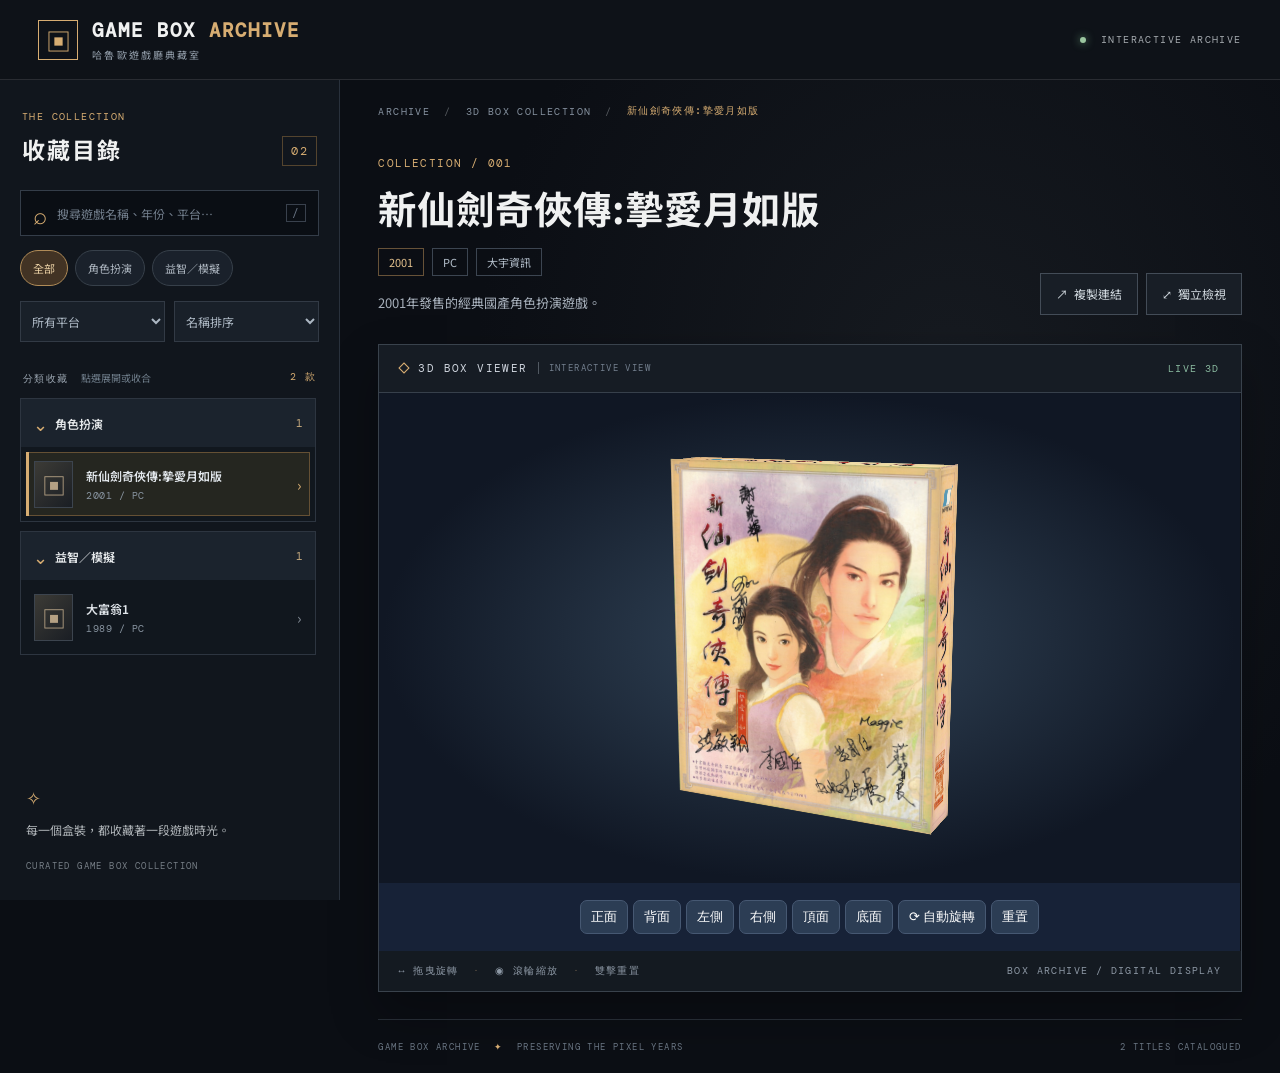
<file: index.html>
<!doctype html>
<html lang="zh-Hant">
<head>
<meta charset="utf-8"><meta name="viewport" content="width=device-width, initial-scale=1"><meta name="theme-color" content="#0a0d12">
<meta name="description" content="老遊戲實體收藏與可互動的 3D 遊戲盒展示。">
<title>哈魯歐遊戲廳典藏室</title>
<link rel="stylesheet" href="style.css">
</head>
<body>
<div class="site-shell">
  <header class="topbar">
    <a class="brand" href="./" aria-label="遊戲盒典藏室首頁"><span class="brand-mark" aria-hidden="true">▣</span><span><strong>GAME BOX <em>ARCHIVE</em></strong><small>哈魯歐遊戲廳典藏室</small></span></a>
    <div class="top-actions"><span class="top-status"><span class="status-light"></span> INTERACTIVE ARCHIVE</span></div>
  </header>
  <div class="workarea">
    <aside class="sidebar" aria-label="遊戲收藏清單">
      <div class="side-heading"><div><div class="eyebrow">THE COLLECTION</div><h1>收藏目錄</h1></div><span id="totalBadge" class="total-badge">00</span></div>
      <label class="search-box"><span aria-hidden="true">⌕</span><input id="search" type="search" placeholder="搜尋遊戲名稱、年份、平台…" autocomplete="off" aria-label="搜尋遊戲收藏"><span class="search-key">/</span></label>
      <div class="category-pills" id="categoryPills" aria-label="遊戲類型篩選"></div>
      <div class="filter-row"><label class="sr-only" for="platform">平台分類</label><select id="platform"><option value="all">所有平台</option></select><label class="sr-only" for="sort">排序</label><select id="sort"><option value="title">名稱排序</option><option value="year">年份排序</option><option value="new">最新加入</option></select></div>
      <div class="list-heading"><span>分類收藏 <small>點選展開或收合</small></span><span id="resultCount">0 款</span></div>
      <div id="list" class="game-list" aria-label="可選擇的分類遊戲盒"></div>
      <div class="sidebar-foot"><div class="small-emblem">✧</div><p>每一個盒裝，都收藏著一段遊戲時光。</p><span>CURATED GAME BOX COLLECTION</span></div>
    </aside>
    <main class="main-panel" id="main">
      <div class="breadcrumb"><span>ARCHIVE</span><span class="slash">/</span><span>3D BOX COLLECTION</span><span class="slash">/</span><strong id="crumb">SELECT A GAME</strong></div>
      <section class="overview" aria-labelledby="gameTitle">
        <div class="overview-text"><div class="item-number" id="itemNumber">COLLECTION / —</div><h2 id="gameTitle">請從左側選擇遊戲盒</h2><div class="tags" id="tags"></div><p class="game-description" id="description">點選收藏清單中的遊戲，即可在下方自由旋轉欣賞盒裝的每個細節。</p></div>
        <div class="overview-actions"><button id="copyLink" type="button" class="outline-btn" disabled title="複製此款遊戲的分享連結">↗ <span>複製連結</span></button><a id="open" class="outline-btn" href="#" target="_blank" rel="noopener" aria-disabled="true">⤢ <span>獨立檢視</span></a></div>
      </section>
      <section class="viewer-section" aria-label="3D 遊戲盒展示區">
        <div class="viewer-head"><div class="viewer-head-title"><span class="viewer-dot"></span> 3D BOX VIEWER <span class="viewer-label">INTERACTIVE VIEW</span></div><span class="viewer-indicator" id="viewerIndicator">READY</span></div>
        <div id="stage" class="stage"><div class="stage-placeholder"><div class="cube-graphic" aria-hidden="true">▧</div><strong>YOUR COLLECTION, IN 3D.</strong><p>從左側清單挑選一款遊戲</p></div></div>
        <div class="viewer-foot"><span>↔ 拖曳旋轉 <i>·</i> ◉ 滾輪縮放 <i>·</i> 雙擊重置</span><span>BOX ARCHIVE / DIGITAL DISPLAY</span></div>
      </section>
      <footer class="bottom-footer"><span>GAME BOX ARCHIVE <span class="footer-dot">✦</span> PRESERVING THE PIXEL YEARS</span><span id="footerCount">0 TITLES CATALOGUED</span></footer>
    </main>
  </div>
</div>
<div id="toast" class="toast" role="status" aria-live="polite"></div>
<script src="catalog.js"></script><script src="site.js"></script>
</body></html>
</file>
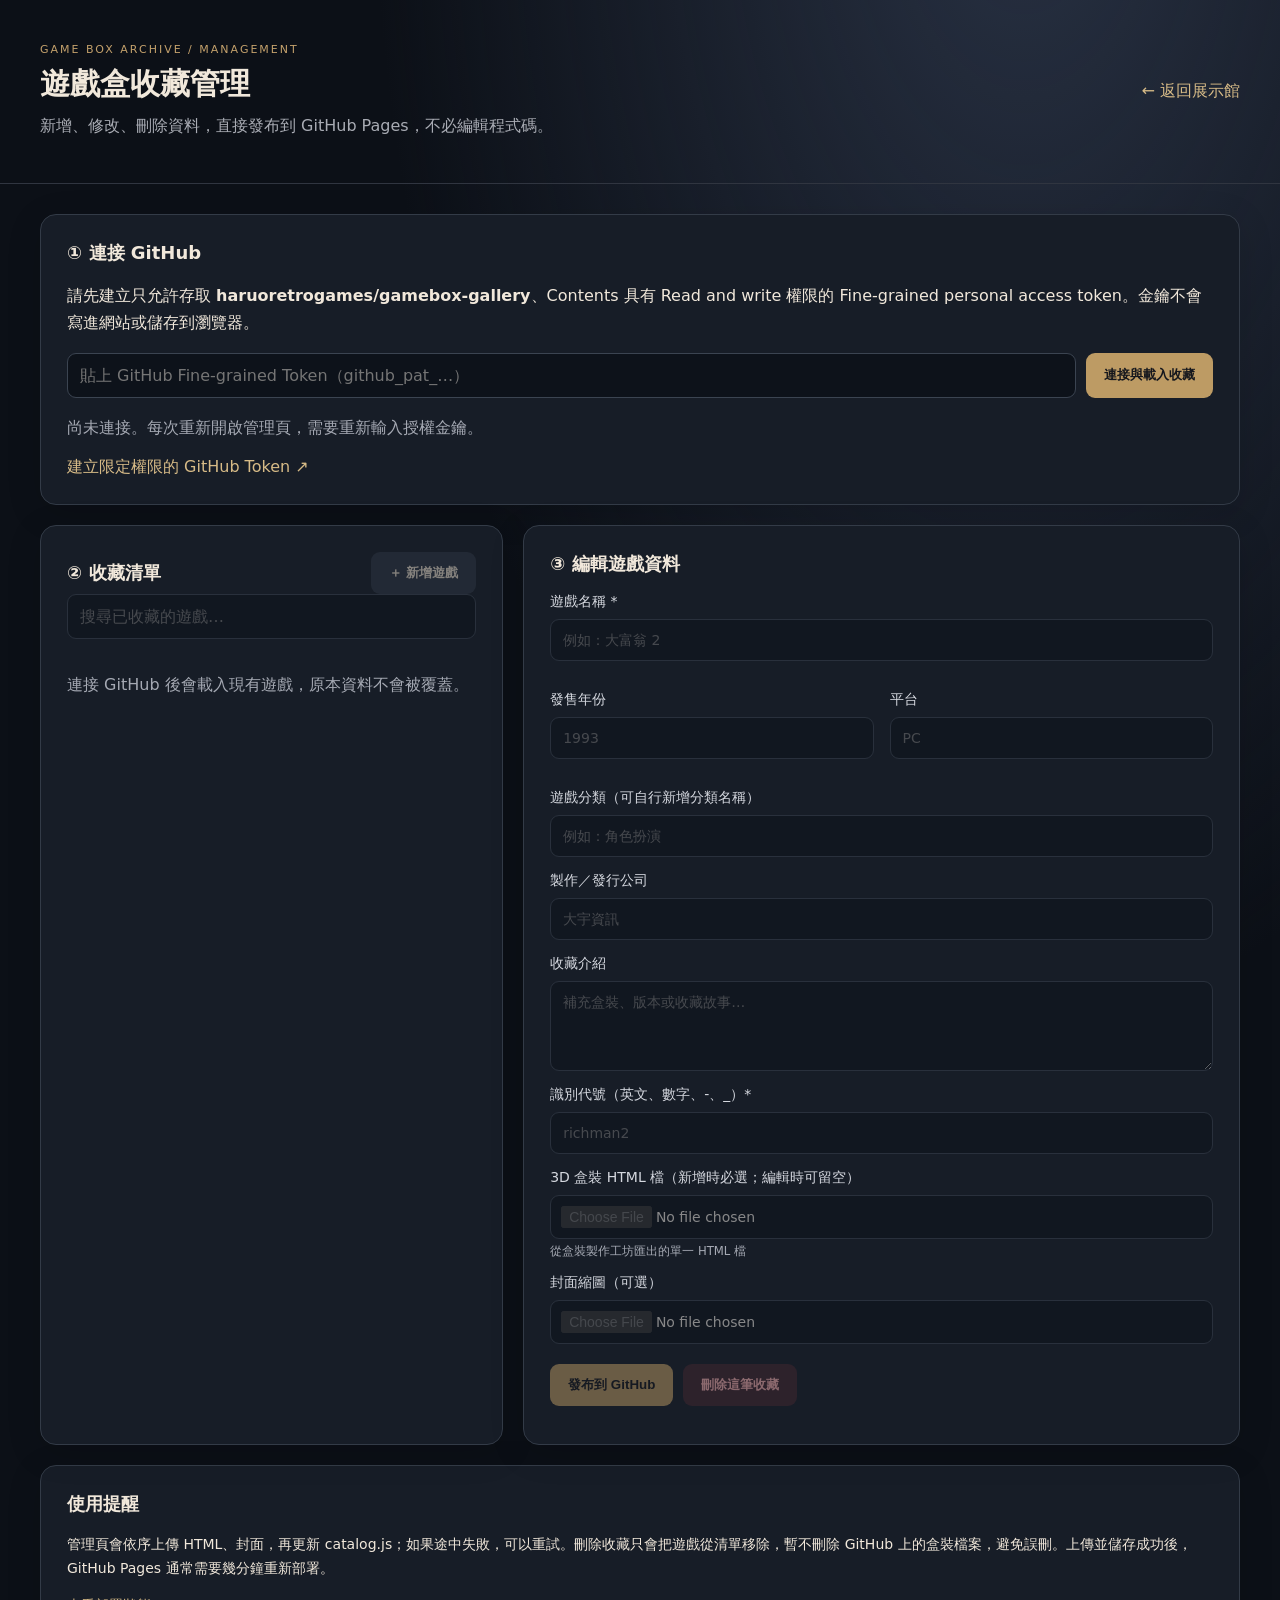
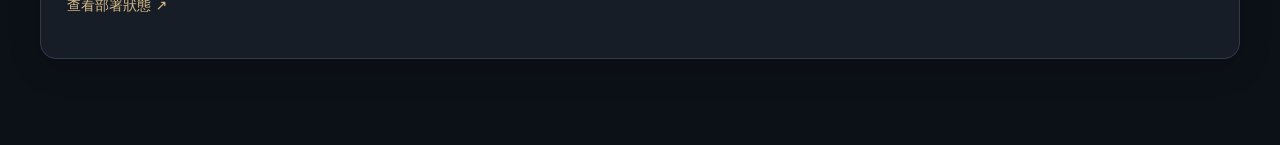
<file: admin.html>
<!doctype html><html lang="zh-Hant"><head><meta charset="utf-8"><meta name="viewport" content="width=device-width, initial-scale=1"><title>收藏管理後台 | 遊戲盒典藏室</title><link rel="stylesheet" href="admin.css"></head><body>
<header><div><small>GAME BOX ARCHIVE / MANAGEMENT</small><h1>遊戲盒收藏管理</h1><p>新增、修改、刪除資料，直接發布到 GitHub Pages，不必編輯程式碼。</p></div><a href="./">← 返回展示館</a></header>
<main><section class="panel auth"><h2>① 連接 GitHub</h2><p>請先建立只允許存取 <b>haruoretrogames/gamebox-gallery</b>、Contents 具有 Read and write 權限的 Fine-grained personal access token。金鑰不會寫進網站或儲存到瀏覽器。</p><div class="authline"><input id="token" type="password" autocomplete="off" placeholder="貼上 GitHub Fine-grained Token（github_pat_…）"><button id="connect">連接與載入收藏</button></div><p id="authState" class="muted">尚未連接。每次重新開啟管理頁，需要重新輸入授權金鑰。</p><a target="_blank" rel="noopener noreferrer" href="https://github.com/settings/personal-access-tokens/new">建立限定權限的 GitHub Token ↗</a></section>
<div class="columns"><section class="panel"><div class="heading"><h2>② 收藏清單</h2><button class="secondary" id="addNew" disabled>＋ 新增遊戲</button></div><input id="search" placeholder="搜尋已收藏的遊戲…" disabled><div id="items" class="items"><p class="muted">連接 GitHub 後會載入現有遊戲，原本資料不會被覆蓋。</p></div></section>
<section class="panel"><h2>③ 編輯遊戲資料</h2><form id="editor"><label>遊戲名稱 *<input required id="title" placeholder="例如：大富翁 2" disabled></label><div class="two"><label>發售年份<input id="year" placeholder="1993" disabled></label><label>平台<input id="platform" placeholder="PC" disabled></label></div><label>遊戲分類（可自行新增分類名稱）<input id="category" list="categorySuggestions" placeholder="例如：角色扮演" disabled><datalist id="categorySuggestions"><option value="角色扮演"><option value="策略戰棋"><option value="益智／模擬"><option value="動作冒險"><option value="其他"></datalist></label><label>製作／發行公司<input id="maker" placeholder="大宇資訊" disabled></label><label>收藏介紹<textarea id="description" rows="4" placeholder="補充盒裝、版本或收藏故事…" disabled></textarea></label><label>識別代號（英文、數字、-、_）*<input id="id" required pattern="[a-zA-Z0-9_-]+" placeholder="richman2" disabled></label><label>3D 盒裝 HTML 檔（新增時必選；編輯時可留空）<input type="file" id="htmlFile" accept=".html,text/html" disabled><small>從盒裝製作工坊匯出的單一 HTML 檔</small></label><label>封面縮圖（可選）<input type="file" id="coverFile" accept="image/png,image/jpeg,image/webp" disabled></label><div id="currentFiles" class="muted"></div><div class="actions"><button type="submit" id="publish" disabled>發布到 GitHub</button><button type="button" class="danger" id="remove" disabled>刪除這筆收藏</button></div><div id="status" role="status" aria-live="polite"></div></form></section></div>
<section class="panel footnote"><h2>使用提醒</h2><p>管理頁會依序上傳 HTML、封面，再更新 catalog.js；如果途中失敗，可以重試。刪除收藏只會把遊戲從清單移除，暫不刪除 GitHub 上的盒裝檔案，避免誤刪。上傳並儲存成功後，GitHub Pages 通常需要幾分鐘重新部署。</p><p><a href="https://github.com/haruoretrogames/gamebox-gallery/actions" target="_blank" rel="noopener noreferrer">查看部署狀態 ↗</a></p></section></main>
<script src="admin.js"></script></body></html>
</file>
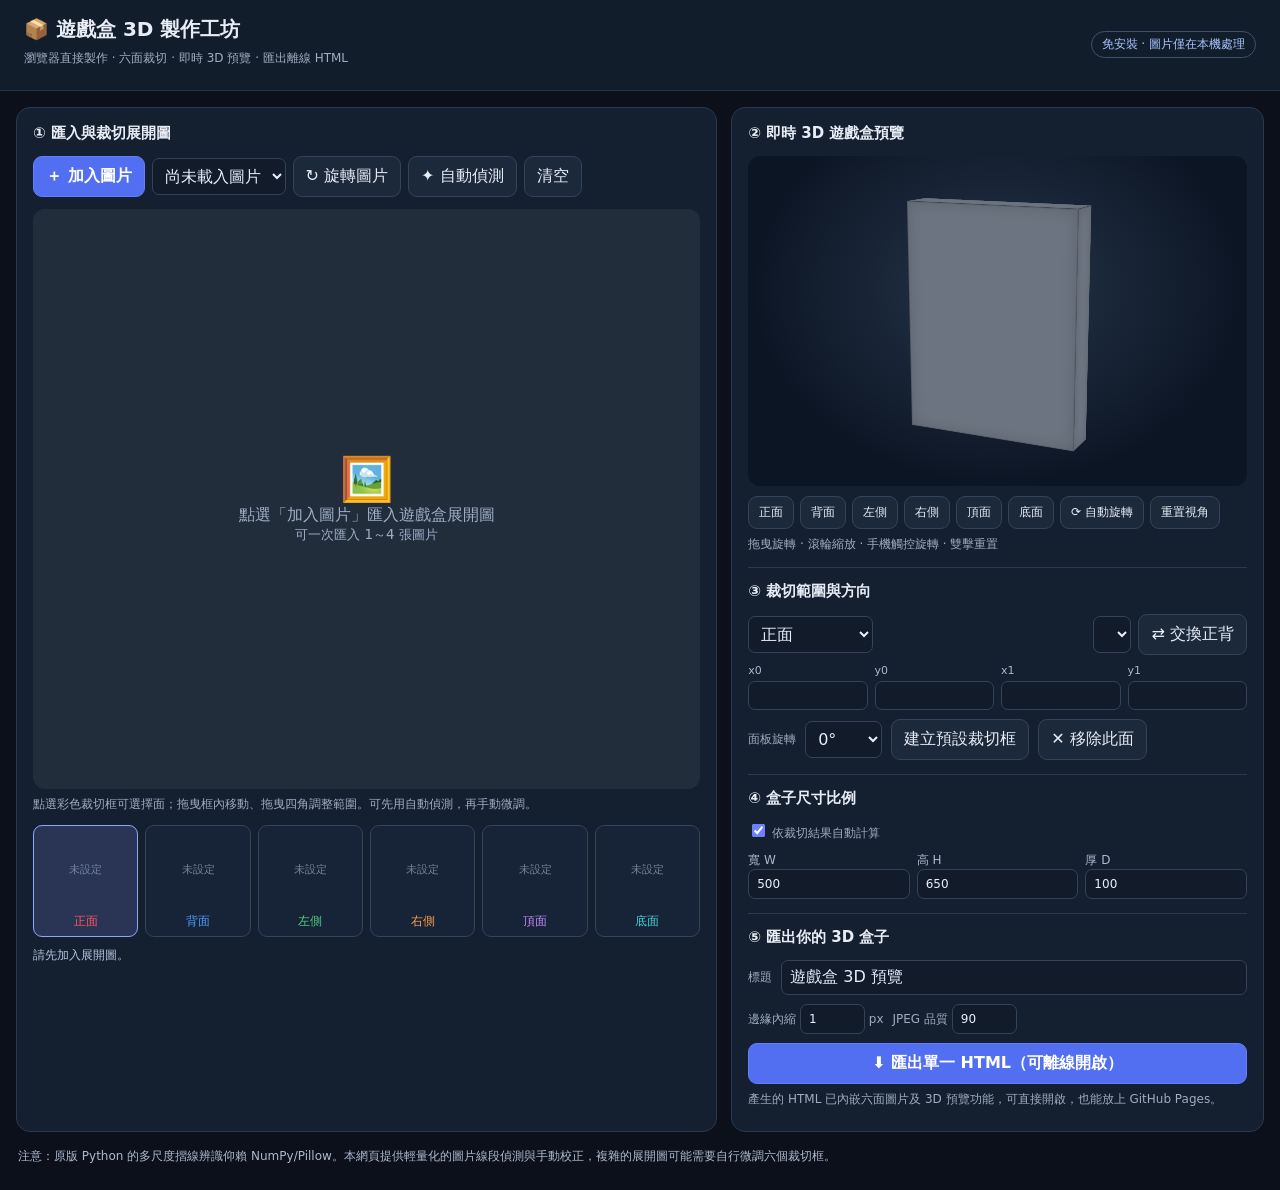
<file: builder.html>
<!doctype html><html lang="zh-Hant"><head><meta charset="utf-8"><meta name="viewport" content="width=device-width,initial-scale=1"><title>遊戲盒 3D 製作工坊</title><style>
:root{font-family:system-ui,-apple-system,"Noto Sans TC",sans-serif;color:#e8edf5;background:#0b101a}*{box-sizing:border-box}body{margin:0}button,input,select{font:inherit}button{cursor:pointer;border:1px solid #35435a;border-radius:9px;background:#1c293b;color:#e8edf5;padding:9px 12px}button:hover{background:#2b3d57}button.primary{background:#536ff1;border-color:#667dff;color:white;font-weight:700}button.primary:hover{background:#6982ff}button:disabled{opacity:.4;cursor:not-allowed}input,select{background:#111b2a;border:1px solid #35435a;border-radius:7px;padding:7px 8px;color:#e7efff;min-width:0}input[type=number]{width:74px}input[type=checkbox]{accent-color:#6c80ff}header{display:flex;align-items:center;justify-content:space-between;gap:15px;padding:16px 24px;background:#121d2c;border-bottom:1px solid #253346;flex-wrap:wrap}h1{font-size:20px;margin:0}h2{font-size:15px;margin:0 0 13px}p{margin:6px 0;line-height:1.55}.muted,.hint{color:#9eadc0;font-size:12px}.tag{border:1px solid #40516a;border-radius:30px;color:#a9c5ff;padding:4px 10px;font-size:12px}main{display:grid;grid-template-columns:minmax(350px,1.25fr) minmax(310px,.95fr);gap:14px;padding:16px;max-width:1650px;margin:auto}.panel{border:1px solid #2b394e;border-radius:14px;background:#141f2f;padding:16px;min-width:0}.tools{display:flex;gap:7px;align-items:center;flex-wrap:wrap;margin-bottom:12px}.wide{width:100%}.preview-canvas{position:relative;border-radius:12px;overflow:hidden;background:#222d3c;min-height:320px;height:min(49vw,580px);display:flex;align-items:center;justify-content:center;touch-action:none}.preview-canvas canvas{display:block;width:100%;height:100%}.placeholder{position:absolute;inset:0;display:grid;place-content:center;text-align:center;color:#9eaec7;pointer-events:none}.faces{display:grid;grid-template-columns:repeat(6,minmax(0,1fr));gap:7px;margin-top:12px}.face-tile{padding:6px 3px;border:1px solid #35445b;background:#172336;border-radius:9px;text-align:center;cursor:pointer;min-width:0}.face-tile.selected{border-color:#91a5ff;background:#2a3556}.face-tile img{display:block;max-width:100%;width:100%;height:75px;object-fit:contain;background:#0d1521;border-radius:5px}.face-tile .blank{display:grid;place-content:center;height:75px;color:#758499;font-size:11px}.face-tile label{display:block;font-size:12px;margin-top:6px;cursor:pointer}.box-stage{height:330px;position:relative;overflow:hidden;background:radial-gradient(ellipse at 50% 40%,#26364a,#0c1524 70%);border-radius:12px;touch-action:none;user-select:none;cursor:grab}.box-stage:active{cursor:grabbing}.scene{position:absolute;inset:0;display:grid;place-content:center;perspective:900px}.cuboid{position:relative;transform-style:preserve-3d;width:var(--w);height:var(--h);transform:rotateX(-13deg) rotateY(-25deg);will-change:transform}.surface{position:absolute;left:50%;top:50%;backface-visibility:hidden;background-size:100% 100%;background-position:center;border:1px solid #0003;box-shadow:inset 0 0 15px #0002}.controls{display:flex;gap:6px;flex-wrap:wrap;margin-top:10px}.controls button{padding:7px 10px;font-size:12px}.row{display:flex;gap:9px;align-items:center;flex-wrap:wrap;margin-top:9px}.fields{display:grid;grid-template-columns:repeat(4,minmax(0,1fr));gap:7px;margin-top:9px}.fields label{font-size:11px;color:#aab8ca}.fields input{margin-top:4px;width:100%}.face-controls{display:grid;grid-template-columns:1fr auto auto;gap:7px;align-items:center}.face-controls select{max-width:125px}.divider{height:1px;background:#293a50;margin:14px 0}.dims{display:grid;grid-template-columns:repeat(3,1fr);gap:7px;margin:10px 0}.dims input{width:100%}.dims label{font-size:12px;color:#abbad1}.full{grid-column:1/-1}.footer{font-size:12px;color:#aebad0;max-width:1650px;margin:0 auto 25px;padding:0 18px}.status{font-size:12px;color:#b5c6e0;margin-top:10px;min-height:18px}.subtle{padding:6px 9px;border:1px dashed #41516d;border-radius:8px}.hidden{display:none!important}@media(max-width:900px){main{grid-template-columns:1fr}.preview-canvas{height:450px}.faces{grid-template-columns:repeat(3,1fr)}header{padding:14px 16px}}@media(max-width:480px){main{padding:9px}.panel{padding:12px}.preview-canvas{height:330px}.box-stage{height:290px}input[type=number]{width:64px}}
</style></head><body><header><div><h1>📦 遊戲盒 3D 製作工坊</h1><p class="muted">瀏覽器直接製作 · 六面裁切 · 即時 3D 預覽 · 匯出離線 HTML</p></div><span class="tag">免安裝 · 圖片僅在本機處理</span></header><main><section class="panel"><h2>① 匯入與裁切展開圖</h2><div class="tools"><button class="primary" id="add">＋ 加入圖片</button><input id="file" type="file" accept="image/*" multiple hidden><select id="imgPick" aria-label="目前編輯的來源圖片"><option>尚未載入圖片</option></select><button id="rotate">↻ 旋轉圖片</button><button id="detect">✦ 自動偵測</button><button id="clear">清空</button></div><div class="preview-canvas" id="editArea"><canvas id="editor"></canvas><div class="placeholder" id="empty"><div style="font-size:43px">🖼️</div>點選「加入圖片」匯入遊戲盒展開圖<br><small>可一次匯入 1～4 張圖片</small></div></div><p class="hint">點選彩色裁切框可選擇面；拖曳框內移動、拖曳四角調整範圍。可先用自動偵測，再手動微調。</p><div class="faces" id="faceTiles"></div><div class="status" id="status">請先加入展開圖。</div></section><section class="panel"><h2>② 即時 3D 遊戲盒預覽</h2><div class="box-stage" id="stage"><div class="scene"><div class="cuboid" id="cube"></div></div></div><div class="controls" id="views"><button data-v="front">正面</button><button data-v="back">背面</button><button data-v="left">左側</button><button data-v="right">右側</button><button data-v="top">頂面</button><button data-v="bottom">底面</button><button id="spin">⟳ 自動旋轉</button><button id="reset">重置視角</button></div><p class="hint">拖曳旋轉 · 滾輪縮放 · 手機觸控旋轉 · 雙擊重置</p><div class="divider"></div><h2>③ 裁切範圍與方向</h2><div class="face-controls"><select id="faceSelect"></select><select id="sourceSelect" aria-label="裁切來源"></select><button id="swap">⇄ 交換正背</button></div><div class="fields" id="coords"></div><div class="row"><label class="muted" for="faceRotate">面板旋轉</label><select id="faceRotate"><option value="0">0°</option><option value="90">90°</option><option value="180">180°</option><option value="270">270°</option></select><button id="newFace">建立預設裁切框</button><button id="removeFace">✕ 移除此面</button></div><div class="divider"></div><h2>④ 盒子尺寸比例</h2><label class="muted"><input type="checkbox" id="autoDim" checked> 依裁切結果自動計算</label><div class="dims"><label>寬 W<input type="number" id="dimW" min="1" step="1" value="500"></label><label>高 H<input type="number" id="dimH" min="1" step="1" value="650"></label><label>厚 D<input type="number" id="dimD" min="1" step="1" value="100"></label></div><div class="divider"></div><h2>⑤ 匯出你的 3D 盒子</h2><div class="row"><label class="muted" for="title">標題</label><input id="title" value="遊戲盒 3D 預覽" style="flex:1;min-width:150px"></div><div class="row"><label class="muted">邊緣內縮 <input id="trim" type="number" value="1" min="0" max="20" style="width:65px"> px</label><label class="muted">JPEG 品質 <input id="quality" type="number" value="90" min="50" max="100" style="width:65px"></label></div><div class="row"><button class="primary wide" id="export">⬇ 匯出單一 HTML（可離線開啟）</button></div><p class="hint">產生的 HTML 已內嵌六面圖片及 3D 預覽功能，可直接開啟，也能放上 GitHub Pages。</p></section></main><div class="footer">注意：原版 Python 的多尺度摺線辨識仰賴 NumPy/Pillow。本網頁提供輕量化的圖片線段偵測與手動校正，複雜的展開圖可能需要自行微調六個裁切框。</div><script>
(()=>{'use strict';
const names=['front','back','left','right','top','bottom'],labels=['正面','背面','左側','右側','頂面','底面'],colors=['#ff555d','#4d9cff','#4fd381','#ffa348','#c78aff','#43d4d8'];let images=[],faces={},current=0,selected='front',view={s:1,ox:0,oy:0},drag=null,rotX=-13,rotY=-25,zoom=1,spin=false,lastT=0;const $=id=>document.getElementById(id),cv=$('editor'),ctx=cv.getContext('2d');
const clamp=(v,a,b)=>Math.max(a,Math.min(b,v));const faceName=n=>labels[names.indexOf(n)];const setStatus=s=>$('status').textContent=s;
const loadImage=file=>new Promise((resolve,reject)=>{const u=URL.createObjectURL(file),im=new Image();im.onload=()=>{URL.revokeObjectURL(u);resolve({im,name:file.name})};im.onerror=()=>{URL.revokeObjectURL(u);reject(new Error(file.name+' 無法讀取'))};im.src=u});
function updatePick(){let s=$('imgPick');s.innerHTML='';images.forEach((v,i)=>{let o=document.createElement('option');o.value=i;o.textContent=`${i+1}. ${v.name} (${v.im.width}×${v.im.height})`;s.append(o)});if(images.length)s.value=current;else s.innerHTML='<option>尚未載入圖片</option>';$('sourceSelect').innerHTML=images.map((v,i)=>`<option value="${i}">圖 ${i+1}</option>`).join('')}
$('add').onclick=()=>$('file').click();$('file').onchange=async e=>{const fs=Array.from(e.target.files).slice(0,4-images.length);try{for(const f of fs)images.push(await loadImage(f));current=Math.max(0,images.length-fs.length);updatePick();if(images.length){detect();$('empty').classList.add('hidden')}}catch(err){setStatus(err.message)}e.target.value=''};
$('imgPick').onchange=e=>{current=+e.target.value;draw();updateFields()};$('clear').onclick=()=>{images=[];faces={};current=0;updatePick();updateAll();$('empty').classList.remove('hidden');setStatus('已清空。')};
$('rotate').onclick=()=>{if(!images.length)return;const a=images[current],c=document.createElement('canvas');c.width=a.im.height;c.height=a.im.width;const x=c.getContext('2d');x.translate(c.width,0);x.rotate(Math.PI/2);x.drawImage(a.im,0,0);const im=new Image();im.onload=()=>{a.im=im;a.name=a.name.replace(/ \(旋轉\)$/, '')+' (旋轉)';updatePick();detect()};im.src=c.toDataURL('image/png')};
function defaultFaces(){faces={};if(!images.length)return;const a=images[0].im,w=a.width,h=a.height;const p=(n,r,img=0)=>faces[n]={img,rect:r.map(Math.round),rot:0};p('front',[w*.04,h*.13,w*.47,h*.87]);p('back',[w*.53,h*.13,w*.96,h*.87]);p('left',[w*.47,h*.13,w*.53,h*.87]);p('right',[w*.01,h*.13,w*.07,h*.87]);p('top',[w*.04,h*.03,w*.47,h*.13]);p('bottom',[w*.04,h*.87,w*.47,h*.97]);}
function detect(){if(!images.length)return;const source=images.map(v=>v.im);let candidates=[];for(let ii=0;ii<source.length;ii++){const im=source[ii],c=document.createElement('canvas'),target=650,s=Math.min(1,target/Math.max(im.width,im.height));c.width=Math.max(1,Math.round(im.width*s));c.height=Math.max(1,Math.round(im.height*s));const x=c.getContext('2d',{willReadFrequently:true});x.drawImage(im,0,0,c.width,c.height);const w=c.width,h=c.height,p=x.getImageData(0,0,w,h).data;let xscore=new Float32Array(w),yscore=new Float32Array(h);function val(ix,iy){const o=(iy*w+ix)*4;return(p[o]*.299+p[o+1]*.587+p[o+2]*.114)}for(let col=2;col<w-2;col++){let diff=0;for(let y=0;y<h;y+=3){const v=val(col,y),left=val(col-2,y),right=val(col+2,y);diff+=Math.abs(v-(left+right)/2)}xscore[col]=diff/Math.ceil(h/3)}for(let row=2;row<h-2;row++){let diff=0;for(let xx=0;xx<w;xx+=3){const v=val(xx,row);diff+=Math.abs(v-(val(xx,row-2)+val(xx,row+2))/2)}yscore[row]=diff/Math.ceil(w/3)}function peaks(sc,dimension){let arr=[];const min=Math.max(8,Math.round(dimension*.055)),vals=Array.from(sc).slice(min,dimension-min);const sorted=[...vals].sort((a,b)=>a-b),threshold=Math.max(5,sorted[Math.floor(sorted.length*.92)]||0);for(let j=min;j<dimension-min;j++)if(sc[j]>=threshold&&sc[j]>=Math.max(...Array.from(sc.slice(Math.max(0,j-3),j+4))))arr.push({v:j,s:sc[j]});arr.sort((a,b)=>b.s-a.s);let out=[0,dimension];for(let a of arr){if(out.every(z=>Math.abs(z-a.v)>=min))out.push(a.v);if(out.length>=9)break}return out.sort((a,b)=>a-b).map(q=>Math.round(q/s))}const xs=peaks(xscore,w),ys=peaks(yscore,h);candidates.push({ii,xs,ys});}
// Prefer reliable standard box-net layouts when detected folds form a plausible sequence; otherwise editable defaults.
const c=candidates[0],im=images[0].im;let xs=c.xs,ys=c.ys;const midX=xs.filter(v=>v>im.width*.05&&v<im.width*.95),midY=ys.filter(v=>v>im.height*.05&&v<im.height*.95);defaultFaces();let plausible=false;
if(midX.length>=4){let best=null;for(let i=0;i<midX.length-3;i++){const a=midX[i+1]-midX[i],b=midX[i+2]-midX[i+1],d=midX[i+3]-midX[i+2];if(a>im.width*.19&&d>im.width*.19&&b<Math.min(a,d)*.45){best=[midX[i],midX[i+1],midX[i+2],midX[i+3]];break}}if(best){const [a,b,c,d]=best;let top=Math.round(im.height*.12),bottom=Math.round(im.height*.88);if(midY.length>=2){const ranges=[];for(let j=0;j<midY.length-1;j++)ranges.push([midY[j],midY[j+1]]);ranges.sort((u,v)=>(v[1]-v[0])-(u[1]-u[0]));if(ranges[0]&&ranges[0][1]-ranges[0][0]>im.height*.4){[top,bottom]=ranges[0]}}faces.front={img:0,rect:[a,top,b,bottom],rot:0};faces.back={img:0,rect:[c,top,d,bottom],rot:0};faces.left={img:0,rect:[b,top,c,bottom],rot:0};faces.right={img:0,rect:[Math.max(0,a-(c-b)),top,a,bottom],rot:0};faces.top={img:0,rect:[a,Math.max(0,top-(c-b)),b,top],rot:0};faces.bottom={img:0,rect:[a,bottom,b,Math.min(im.height,bottom+(c-b))],rot:0};plausible=true}}
if(images.length>=2){const b=images[1].im;faces.back={img:1,rect:[Math.round(b.width*.08),Math.round(b.height*.1),Math.round(b.width*.88),Math.round(b.height*.9)],rot:0}}
selected='front';current=0;updatePick();updateAll();setStatus(plausible?'已推測主要摺線與六面位置，請檢查彩色框。':'已建立可編輯的六面預設框。請依實際展開圖調整裁切位置。')}
$('detect').onclick=detect;$('swap').onclick=()=>{[faces.front,faces.back]=[faces.back,faces.front];[faces.left,faces.right]=[faces.right,faces.left];updateAll()};
function canvasSize(){const box=$('editArea').getBoundingClientRect(),dpr=window.devicePixelRatio||1;cv.width=Math.round(box.width*dpr);cv.height=Math.round(box.height*dpr);ctx.setTransform(dpr,0,0,dpr,0,0);return{w:box.width,h:box.height}}
function draw(){const sz=canvasSize();ctx.clearRect(0,0,sz.w,sz.h);if(!images.length)return;const im=images[current].im,s=Math.min(sz.w/im.width,sz.h/im.height),ox=(sz.w-im.width*s)/2,oy=(sz.h-im.height*s)/2;view={s,ox,oy};ctx.drawImage(im,ox,oy,im.width*s,im.height*s);names.forEach((n,i)=>{const f=faces[n];if(!f||f.img!==current)return;const [a,b,c,d]=f.rect.map((v,j)=>v*s+(j%2?oy:ox));ctx.strokeStyle=colors[i];ctx.lineWidth=n===selected?3:2;ctx.setLineDash(n===selected?[]:[6,4]);ctx.strokeRect(a,b,c-a,d-b);ctx.setLineDash([]);ctx.fillStyle=colors[i];ctx.fillRect(a,b,43,19);ctx.fillStyle='#101722';ctx.font='bold 12px sans-serif';ctx.fillText(labels[i],a+8,b+14);if(n===selected){for(const [x,y] of [[a,b],[c,b],[a,d],[c,d]]){ctx.fillStyle='#fff';ctx.fillRect(x-5,y-5,10,10);ctx.strokeRect(x-5,y-5,10,10)}}})}
function hit(x,y){const ns=[selected,...names.filter(q=>q!==selected)];for(const n of ns){let f=faces[n];if(!f||f.img!==current)continue;const [x0,y0,x1,y1]=f.rect.map((v,j)=>v*view.s+(j%2?view.oy:view.ox));if(n===selected)for(const [mode,cx,cy] of [['tl',x0,y0],['tr',x1,y0],['bl',x0,y1],['br',x1,y1]])if(Math.abs(x-cx)<11&&Math.abs(y-cy)<11)return{n,mode};if(x>=x0&&x<=x1&&y>=y0&&y<=y1)return{n,mode:n===selected?'move':'select'}}return null}
function pointer(e){let r=cv.getBoundingClientRect();return{x:e.clientX-r.left,y:e.clientY-r.top}}cv.addEventListener('pointerdown',e=>{if(!images.length)return;const p=pointer(e),h=hit(p.x,p.y);if(!h)return;if(h.mode==='select'){selected=h.n;updateAll();return}drag={...h,start:p,rect:[...faces[h.n].rect]};cv.setPointerCapture(e.pointerId)});cv.addEventListener('pointermove',e=>{if(!drag)return;const p=pointer(e),f=faces[drag.n],im=images[f.img].im,dx=(p.x-drag.start.x)/view.s,dy=(p.y-drag.start.y)/view.s,r=[...drag.rect];switch(drag.mode){case'move':{const w=r[2]-r[0],h=r[3]-r[1];r[0]=clamp(r[0]+dx,0,im.width-w);r[1]=clamp(r[1]+dy,0,im.height-h);r[2]=r[0]+w;r[3]=r[1]+h;break}default:if(drag.mode.includes('l'))r[0]=clamp(r[0]+dx,0,r[2]-6);if(drag.mode.includes('r'))r[2]=clamp(r[2]+dx,r[0]+6,im.width);if(drag.mode.includes('t'))r[1]=clamp(r[1]+dy,0,r[3]-6);if(drag.mode.includes('b'))r[3]=clamp(r[3]+dy,r[1]+6,im.height)}f.rect=r.map(Math.round);draw();updateFields();updateThumbs();updateDims();renderBox()});['pointerup','pointercancel'].forEach(n=>cv.addEventListener(n,()=>drag=null));
function updateThumbs(){const box=$('faceTiles');box.innerHTML='';names.forEach((n,i)=>{const d=document.createElement('div');d.className='face-tile'+(selected===n?' selected':'');d.innerHTML=`<div class="blank">未設定</div><label style="color:${colors[i]}">${labels[i]}</label>`;if(faces[n]){const u=cropURL(n,320,.8,0);if(u)d.querySelector('.blank').outerHTML=`<img alt="${labels[i]}" src="${u}">`}d.onclick=()=>{selected=n;if(faces[n])current=faces[n].img;updatePick();updateAll()};box.append(d)})}
function cropURL(n,max=1000,quality=.9,trim=0){const f=faces[n];if(!f||!images[f.img])return null;let [x0,y0,x1,y1]=f.rect,im=images[f.img].im;const w=Math.max(2,x1-x0-2*trim),h=Math.max(2,y1-y0-2*trim),rot=f.rot||0,swap=rot%180!==0,scale=Math.min(1,max/Math.max(w,h));const c=document.createElement('canvas');c.width=Math.max(2,Math.round((swap?h:w)*scale));c.height=Math.max(2,Math.round((swap?w:h)*scale));const x=c.getContext('2d');x.translate(c.width/2,c.height/2);x.rotate(rot*Math.PI/180);x.drawImage(im,x0+trim,y0+trim,w,h,-w*scale/2,-h*scale/2,w*scale,h*scale);return c.toDataURL('image/jpeg',quality)}
function updateFields(){const f=faces[selected];$('faceSelect').value=selected;$('sourceSelect').value=f?f.img:current;$('faceRotate').value=f?f.rot:0;Array.from($('coords').children).forEach((el,i)=>el.querySelector('input').value=f?Math.round(f.rect[i]):'')}
function updateDims(){if(!$('autoDim').checked)return;let f=faces.front||faces.back;if(!f)return;let W=f.rect[2]-f.rect[0],H=f.rect[3]-f.rect[1],ds=[];for(let n of ['left','right'])if(faces[n])ds.push(faces[n].rect[2]-faces[n].rect[0]);for(let n of ['top','bottom'])if(faces[n])ds.push(faces[n].rect[3]-faces[n].rect[1]);let D=ds.length?ds.sort((a,b)=>a-b)[Math.floor(ds.length/2)]:W*.20;$('dimW').value=Math.round(W);$('dimH').value=Math.round(H);$('dimD').value=Math.round(D)}
function renderBox(){const W=Math.max(1,+$('dimW').value||500),H=Math.max(1,+$('dimH').value||650),D=Math.max(1,+$('dimD').value||100),scale=Math.min(1,235/Math.max(W,H)),w=W*scale,h=H*scale,d=Math.max(2,D*scale),cube=$('cube');cube.style.setProperty('--w',w+'px');cube.style.setProperty('--h',h+'px');cube.innerHTML='';const transforms={front:`translate(-50%,-50%) translateZ(${d/2}px)`,back:`translate(-50%,-50%) rotateY(180deg) translateZ(${d/2}px)`,left:`translate(-50%,-50%) rotateY(-90deg) translateZ(${w/2}px)`,right:`translate(-50%,-50%) rotateY(90deg) translateZ(${w/2}px)`,top:`translate(-50%,-50%) rotateX(90deg) translateZ(${h/2}px)`,bottom:`translate(-50%,-50%) rotateX(-90deg) translateZ(${h/2}px)`};names.forEach((n,i)=>{const e=document.createElement('div');e.className='surface';e.style.width=(i<2?w:i<4?d:w)+'px';e.style.height=(i<4?h:d)+'px';e.style.transform=transforms[n];e.style.backgroundColor='#6c7481';const u=cropURL(n,1100,.86,+$('trim').value||0);if(u)e.style.backgroundImage=`url(${JSON.stringify(u)})`;cube.append(e)});applyTransform()}
function applyTransform(){let cube=$('cube');cube.style.transform=`scale(${zoom}) rotateX(${rotX}deg) rotateY(${rotY}deg)`}
function updateAll(){draw();updateThumbs();updateFields();updateDims();renderBox()}const select=$('faceSelect');select.innerHTML=names.map((n,i)=>`<option value="${n}">${labels[i]}</option>`).join('');select.onchange=e=>{selected=e.target.value;if(faces[selected])current=faces[selected].img;updatePick();updateAll()};$('sourceSelect').onchange=e=>{if(!images.length)return;const im=images[+e.target.value].im;faces[selected]={img:+e.target.value,rect:[Math.round(im.width*.2),Math.round(im.height*.2),Math.round(im.width*.7),Math.round(im.height*.8)],rot:0};current=+e.target.value;updatePick();updateAll()};let coordLabels=['x0','y0','x1','y1'];$('coords').innerHTML=coordLabels.map((t,i)=>`<label>${t}<input type="number" data-index="${i}" value="0"></label>`).join('');$('coords').onchange=e=>{if(!images.length)return;let f=faces[selected];if(!f){$('newFace').click();f=faces[selected]}const k=+e.target.dataset.index;if(Number.isNaN(k))return;f.rect[k]=+e.target.value;const im=images[f.img].im;f.rect[0]=clamp(f.rect[0],0,im.width-6);f.rect[1]=clamp(f.rect[1],0,im.height-6);f.rect[2]=clamp(f.rect[2],f.rect[0]+6,im.width);f.rect[3]=clamp(f.rect[3],f.rect[1]+6,im.height);updateAll()};$('faceRotate').onchange=e=>{if(faces[selected]){faces[selected].rot=+e.target.value;updateAll()}};$('newFace').onclick=()=>{if(!images.length)return;const im=images[current].im;faces[selected]={img:current,rect:[Math.round(im.width*.22),Math.round(im.height*.22),Math.round(im.width*.78),Math.round(im.height*.78)],rot:0};updateAll()};$('removeFace').onclick=()=>{delete faces[selected];updateAll()};$('autoDim').onchange=()=>{updateDims();renderBox()};['dimW','dimH','dimD','trim'].forEach(id=>$(id).addEventListener('change',renderBox));
const angles={front:[0,0],back:[0,180],left:[0,90],right:[0,-90],top:[-90,0],bottom:[90,0]};$('views').addEventListener('click',e=>{const n=e.target.dataset.v;if(n){[rotX,rotY]=angles[n];spin=false;$('spin').textContent='⟳ 自動旋轉';applyTransform()}});$('reset').onclick=()=>{rotX=-13;rotY=-25;zoom=1;spin=false;$('spin').textContent='⟳ 自動旋轉';applyTransform()};$('spin').onclick=()=>{spin=!spin;$('spin').textContent=spin?'Ⅱ 停止旋轉':'⟳ 自動旋轉';if(spin)requestAnimationFrame(tick)};function tick(t){if(!spin)return;rotY+=(t-lastT||16)*.018;lastT=t;applyTransform();requestAnimationFrame(tick)}let stageDrag=null;$('stage').addEventListener('pointerdown',e=>{stageDrag={x:e.clientX,y:e.clientY,rx:rotX,ry:rotY};$('stage').setPointerCapture(e.pointerId);spin=false;$('spin').textContent='⟳ 自動旋轉'});$('stage').addEventListener('pointermove',e=>{if(!stageDrag)return;rotY=stageDrag.ry+(e.clientX-stageDrag.x)*.5;rotX=clamp(stageDrag.rx-(e.clientY-stageDrag.y)*.5,-180,180);applyTransform()});['pointerup','pointercancel'].forEach(n=>$('stage').addEventListener(n,()=>stageDrag=null));$('stage').addEventListener('wheel',e=>{e.preventDefault();zoom=clamp(zoom*(e.deltaY<0?1.1:.9),.3,3.5);applyTransform()},{passive:false});$('stage').ondblclick=()=>$('reset').click();window.addEventListener('resize',draw);
function escaped(s){return s.replace(/[&<>"']/g,c=>({'&':'&amp;','<':'&lt;','>':'&gt;','"':'&quot;',"'":'&#39;'}[c]))}
$('export').onclick=()=>{if(!images.length||!Object.keys(faces).length){alert('請先載入圖片並設定至少一個裁切面。');return}const W=Math.max(1,+$('dimW').value||500),H=Math.max(1,+$('dimH').value||650),D=Math.max(1,+$('dimD').value||100),a={};names.forEach(n=>a[n]=cropURL(n,2000,clamp((+$('quality').value||90)/100,.5,1),clamp(+$('trim').value||0,0,20)));const data=JSON.stringify({W,H,D,faces:a,title:$('title').value||'遊戲盒 3D 預覽'}).replace(/</g,'\\u003c');const html=`<!doctype html><html lang="zh-Hant"><head><meta charset="utf-8"><meta name="viewport" content="width=device-width,initial-scale=1"><title>${escaped($('title').value||'遊戲盒 3D 預覽')}</title><style>html,body{margin:0;width:100%;height:100%;overflow:hidden;background:#101724;color:#e7edf7;font:14px system-ui,sans-serif}#stage{height:calc(100% - 68px);display:grid;place-content:center;overflow:hidden;perspective:1100px;touch-action:none;cursor:grab;background:radial-gradient(ellipse,#33465a,#101724 70%)}#cube{width:var(--w);height:var(--h);position:relative;transform-style:preserve-3d}#cube div{position:absolute;top:50%;left:50%;background-size:100% 100%;backface-visibility:hidden;background-color:#77818d;box-shadow:inset 0 0 16px #0002;border:1px solid #0002}#toolbar{min-height:68px;display:flex;flex-wrap:wrap;gap:5px;align-items:center;justify-content:center;background:#172237;padding:6px;box-sizing:border-box}button{background:#2c3d54;color:#fff;border:1px solid #465872;border-radius:7px;padding:7px 10px;cursor:pointer}button:hover{background:#3f5876}</style></head><body><div id="stage"><div id="cube"></div></div><div id="toolbar"><button data-f="front">正面</button><button data-f="back">背面</button><button data-f="left">左側</button><button data-f="right">右側</button><button data-f="top">頂面</button><button data-f="bottom">底面</button><button id="spin">⟳ 自動旋轉</button><button id="reset">重置</button></div><script>const DATA=${data};const S=Math.min(1,Math.min(360/DATA.H,280/DATA.W)),w=DATA.W*S,h=DATA.H*S,d=DATA.D*S,cube=document.getElementById('cube'),stage=document.getElementById('stage');cube.style.setProperty('--w',w+'px');cube.style.setProperty('--h',h+'px');let faces=['front','back','left','right','top','bottom'],tr=['translate(-50%,-50%) translateZ('+d/2+'px)','translate(-50%,-50%) rotateY(180deg) translateZ('+d/2+'px)','translate(-50%,-50%) rotateY(-90deg) translateZ('+w/2+'px)','translate(-50%,-50%) rotateY(90deg) translateZ('+w/2+'px)','translate(-50%,-50%) rotateX(90deg) translateZ('+h/2+'px)','translate(-50%,-50%) rotateX(-90deg) translateZ('+h/2+'px)'];faces.forEach((n,i)=>{let e=document.createElement('div');e.style.width=(i<2?w:i<4?d:w)+'px';e.style.height=(i<4?h:d)+'px';e.style.transform=tr[i];if(DATA.faces[n])e.style.backgroundImage='url('+JSON.stringify(DATA.faces[n])+')';cube.append(e)});let rx=-13,ry=-25,z=1,spin=false,drag=null,prev=0;function render(){cube.style.transform='scale('+z+') rotateX('+rx+'deg) rotateY('+ry+'deg)'}render();let angles={front:[0,0],back:[0,180],left:[0,90],right:[0,-90],top:[-90,0],bottom:[90,0]};document.querySelectorAll('[data-f]').forEach(b=>b.onclick=()=>{[rx,ry]=angles[b.dataset.f];spin=false;render()});document.getElementById('reset').onclick=()=>{rx=-13;ry=-25;z=1;spin=false;render()};document.getElementById('spin').onclick=()=>{spin=!spin;if(spin)requestAnimationFrame(tick)};function tick(t){if(!spin)return;ry+=(t-prev||16)*.018;prev=t;render();requestAnimationFrame(tick)}stage.onpointerdown=e=>{drag={x:e.clientX,y:e.clientY,rx,ry};stage.setPointerCapture(e.pointerId);spin=false};stage.onpointermove=e=>{if(!drag)return;rx=drag.rx-(e.clientY-drag.y)*.5;ry=drag.ry+(e.clientX-drag.x)*.5;render()};stage.onpointerup=stage.onpointercancel=()=>drag=null;stage.onwheel=e=>{e.preventDefault();z=Math.max(.25,Math.min(4,z*(e.deltaY<0?1.1:.9)));render()};stage.ondblclick=()=>document.getElementById('reset').click();<\/script></body></html>`;const blob=new Blob([html],{type:'text/html;charset=utf-8'}),url=URL.createObjectURL(blob),link=document.createElement('a');link.href=url;link.download=($('title').value.trim().replace(/[\\/:*?"<>|]/g,'_')||'遊戲盒')+'_3D.html';link.click();setTimeout(()=>URL.revokeObjectURL(url),5000);setStatus('已匯出單一 HTML，可離線開啟或上傳到網站。')};
updateAll();
})();
</script></body></html>
</file>
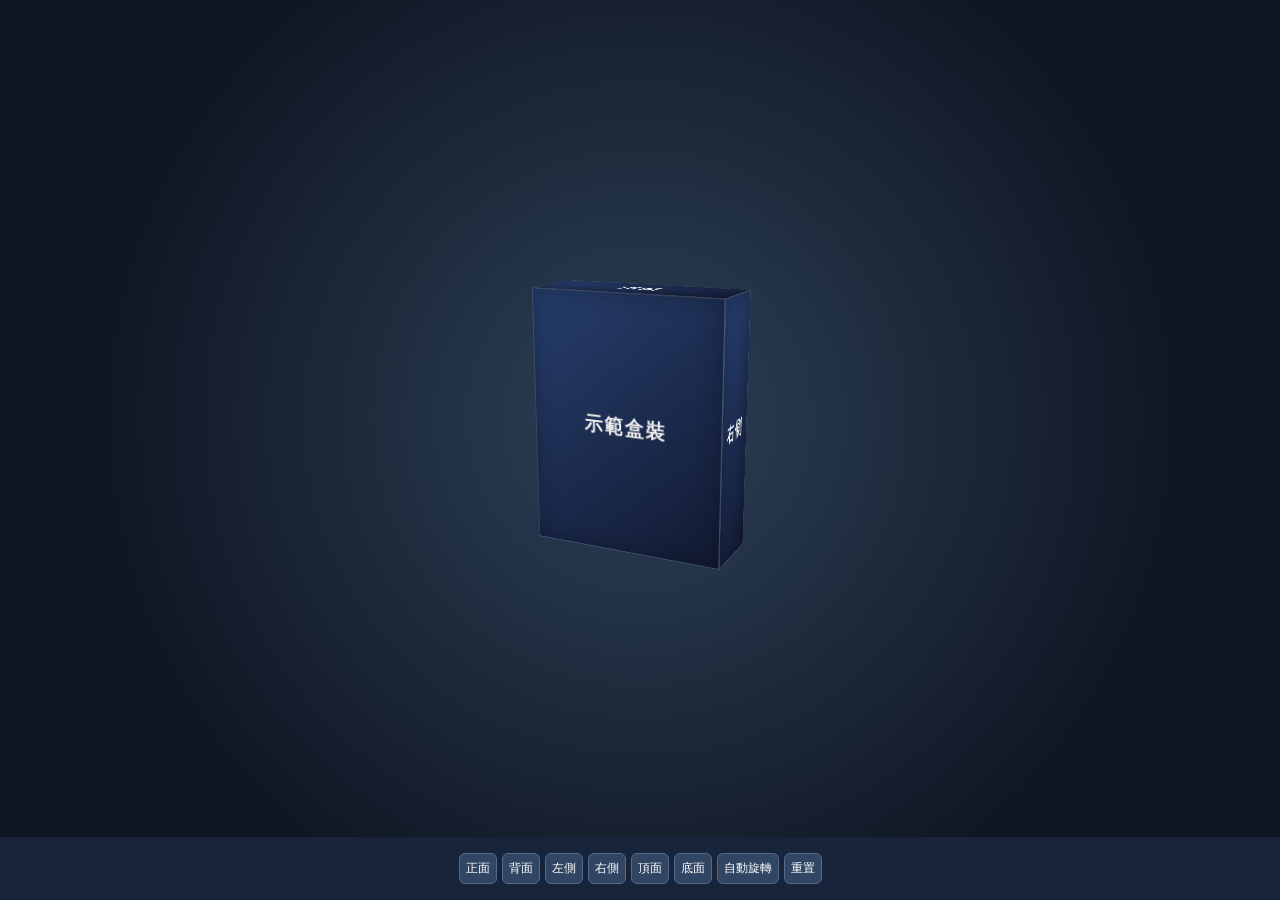
<file: boxes/demo.html>
<!doctype html><html lang="zh-Hant"><head><meta charset="utf-8"><meta name="viewport" content="width=device-width,initial-scale=1"><title>示範遊戲盒</title><style>*{box-sizing:border-box}html,body{height:100%;margin:0;overflow:hidden;background:#101724;color:#eee;font:14px system-ui}#stage{height:calc(100% - 63px);display:grid;place-items:center;perspective:900px;touch-action:none;background:radial-gradient(circle,#2d4057,#101724 70%);cursor:grab}#cube{position:relative;width:200px;height:260px;transform-style:preserve-3d}#cube div{position:absolute;left:50%;top:50%;backface-visibility:hidden;border:1px solid #ffffff29;display:grid;place-items:center;text-align:center;font-weight:bold;letter-spacing:2px;font-size:20px;background:linear-gradient(140deg,#263e6d,#121a32);box-shadow:inset 0 0 25px #0004}#toolbar{height:63px;display:flex;gap:5px;justify-content:center;align-items:center;flex-wrap:wrap;background:#18243a;padding:5px}button{background:#304663;border:1px solid #546a8c;border-radius:6px;color:white;padding:6px;cursor:pointer;font-size:12px}</style></head><body><div id="stage"><div id="cube"></div></div><div id="toolbar"><button data-v="front">正面</button><button data-v="back">背面</button><button data-v="left">左側</button><button data-v="right">右側</button><button data-v="top">頂面</button><button data-v="bottom">底面</button><button id="spin">自動旋轉</button><button id="reset">重置</button></div><script>(()=>{let cube=document.getElementById('cube'),stage=document.getElementById('stage'),N=['正面','背面','左側','右側','頂面','底面'],t=['translate(-50%,-50%) translateZ(35px)','translate(-50%,-50%) rotateY(180deg) translateZ(35px)','translate(-50%,-50%) rotateY(-90deg) translateZ(100px)','translate(-50%,-50%) rotateY(90deg) translateZ(100px)','translate(-50%,-50%) rotateX(90deg) translateZ(130px)','translate(-50%,-50%) rotateX(-90deg) translateZ(130px)'];N.forEach((n,i)=>{let d=document.createElement('div');d.style.width=(i===2||i===3?70:200)+'px';d.style.height=(i>=4?70:260)+'px';d.style.transform=t[i];d.textContent=i===0?'示範盒裝':n;cube.append(d)});let rx=-15,ry=-25,z=1,spin=false,drag=null;function draw(){cube.style.transform=`scale(${z}) rotateX(${rx}deg) rotateY(${ry}deg)`}const A={front:[0,0],back:[0,180],left:[0,90],right:[0,-90],top:[-90,0],bottom:[90,0]};document.querySelectorAll('[data-v]').forEach(b=>b.onclick=()=>{[rx,ry]=A[b.dataset.v];spin=false;draw()});document.getElementById('reset').onclick=()=>{rx=-15;ry=-25;z=1;spin=false;draw()};document.getElementById('spin').onclick=()=>{spin=!spin;if(spin)requestAnimationFrame(loop)};function loop(){if(!spin)return;ry+=.35;draw();requestAnimationFrame(loop)}stage.onpointerdown=e=>{drag={x:e.clientX,y:e.clientY,rx,ry};stage.setPointerCapture(e.pointerId);spin=false};stage.onpointermove=e=>{if(!drag)return;ry=drag.ry+(e.clientX-drag.x)*.5;rx=drag.rx-(e.clientY-drag.y)*.5;draw()};stage.onpointerup=stage.onpointercancel=()=>drag=null;stage.onwheel=e=>{e.preventDefault();z=Math.max(.25,Math.min(3,z*(e.deltaY<0?1.1:.9)));draw()};stage.ondblclick=()=>document.getElementById('reset').click();draw()})();</script></body></html>
</file>
<file: style.css>
@import url('https://fonts.googleapis.com/css2?family=DM+Mono:wght@400;500&family=Noto+Sans+TC:wght@400;500;600;700;800&display=swap');
:root{color-scheme:dark;--bg:#0b0e14;--sidebar:#11161d;--surface:#131a22;--muted:#8995a3;--stroke:#29313c;--text:#f0f1f1;--accent:#d7ad72;--accentdark:#3a3022;font-family:'Noto Sans TC',system-ui,-apple-system,sans-serif}*{box-sizing:border-box}html{scroll-behavior:smooth}body{margin:0;background:var(--bg);color:var(--text)}button,input,select{font:inherit}button{cursor:pointer}a{color:inherit;text-decoration:none}button:focus-visible,a:focus-visible,input:focus-visible,select:focus-visible{outline:2px solid var(--accent);outline-offset:3px}button:disabled{cursor:not-allowed;opacity:.4}.site-shell{min-height:100vh}.topbar{height:80px;display:flex;justify-content:space-between;align-items:center;padding:0 clamp(18px,3vw,44px);border-bottom:1px solid #292c32;background:#0e1218;gap:15px}.brand{display:flex;align-items:center;gap:14px;min-width:0}.brand-mark{width:40px;height:40px;display:grid;place-items:center;border:1px solid var(--accent);color:var(--accent);font-size:25px}.brand strong{font-family:'DM Mono',monospace;font-size:19px;letter-spacing:2px;display:block;white-space:nowrap}.brand em{font-style:normal;color:var(--accent)}.brand small{font-size:10px;letter-spacing:2.1px;color:#929da9;display:block;margin-top:4px}.top-actions{display:flex;align-items:center;gap:27px}.top-status,.eyebrow,.item-number,.viewer-head,.viewer-foot,.breadcrumb,.bottom-footer,.sidebar-foot span,.total-badge,.list-heading,.search-key{font-family:'DM Mono',monospace;letter-spacing:1.4px}.top-status{font-size:10px;color:#a5aaaf;white-space:nowrap}.status-light{display:inline-block;width:6px;height:6px;background:#9bc6a0;border-radius:50%;margin-right:8px;box-shadow:0 0 8px #689d77}.tool-link{border:1px solid #625037;padding:11px 16px;color:#f2d5a8;background:#221c16;font-size:12px;white-space:nowrap}.tool-link:hover{background:#393024}.tool-link span{font-size:18px;margin-right:5px}.workarea{display:grid;grid-template-columns:340px minmax(0,1fr);min-height:calc(100vh - 80px)}.sidebar{background:var(--sidebar);border-right:1px solid var(--stroke);padding:30px 20px 26px;display:flex;flex-direction:column;min-width:0}.side-heading{display:flex;align-items:end;justify-content:space-between;margin:0 2px 24px}.eyebrow{font-size:10px;color:var(--accent);margin-bottom:9px}.side-heading h1{font-size:23px;letter-spacing:2px;margin:0;font-weight:700}.total-badge{border:1px solid #54442e;color:var(--accent);font-size:12px;padding:6px 8px}.search-box{display:flex;gap:8px;align-items:center;background:#0a0e14;border:1px solid #343d49;padding:0 12px;min-height:46px}.search-box>span:first-child{color:var(--accent);font-size:24px}.search-box input{background:none;border:0;outline:0;color:#f0f2f5;font-size:12px;min-width:0;flex:1}.search-box input::placeholder{color:#717d8b}.search-key{color:#687383;font-size:11px;border:1px solid #39414d;padding:1px 5px}.filter-row{display:grid;grid-template-columns:1fr 1fr;gap:9px;margin-top:10px}.filter-row select{width:100%;min-width:0;background:#192029;color:#acb7c3;border:1px solid #323a45;font-size:12px;padding:10px 7px;cursor:pointer}.list-heading{font-size:10px;display:flex;justify-content:space-between;color:#9ca7b2;margin:28px 3px 12px}.list-heading span:last-child{color:var(--accent)}.game-list{display:flex;flex-direction:column;gap:5px;overflow-y:auto;max-height:calc(100vh - 385px);min-height:120px;padding-right:3px;scrollbar-color:#424850 transparent;scrollbar-width:thin}.game-item{width:100%;display:flex;align-items:center;gap:13px;text-align:left;color:#e1e6eb;background:transparent;border:1px solid transparent;padding:11px 10px;min-height:88px;position:relative;transition:background .2s,border-color .2s}.game-item:hover{background:#1e2631}.game-item.active{background:#252620;border-color:#655034}.game-item.active:before{content:'';position:absolute;left:-1px;top:-1px;bottom:-1px;width:3px;background:var(--accent)}.game-cover,.game-placeholder{width:53px;height:65px;flex:none;object-fit:cover;background:#29313b;border:1px solid #3c444e}.game-placeholder{display:grid;place-items:center;color:#b5a184;background:linear-gradient(135deg,#3c3b36,#1a1e24);font-size:24px}.game-details{flex:1;min-width:0}.game-details strong{display:block;line-height:1.5;font-size:13px;font-weight:600}.game-details small{display:block;font:10px 'DM Mono',monospace;color:#8995a1;margin-top:7px;letter-spacing:.5px}.game-chevron{color:#828b95;font-size:15px}.game-item.active .game-chevron{color:var(--accent)}.no-results{padding:22px 8px;font-size:12px;color:var(--muted);line-height:1.8}.sidebar-foot{margin-top:auto;padding:30px 6px 0;color:#adb2b6}.small-emblem{color:var(--accent);font-size:18px}.sidebar-foot p{font-size:12px;line-height:1.7;margin:10px 0}.sidebar-foot span{font-size:9px;color:#777f87}.main-panel{padding:24px clamp(20px,3vw,54px) 20px;min-width:0;background:radial-gradient(ellipse at 65% 30%,#161a20 0,transparent 55%),#0b0e14}.breadcrumb{display:flex;gap:14px;font-size:10px;color:#8692a0;align-items:center}.breadcrumb .slash{color:#54585d}.breadcrumb strong{color:var(--accent);font-weight:500;overflow:hidden;text-overflow:ellipsis;white-space:nowrap}.overview{padding:38px 0 29px;display:flex;justify-content:space-between;align-items:flex-end;gap:20px}.overview-text{min-width:0}.item-number{color:var(--accent);font-size:11px;margin-bottom:13px}.overview h2{font-size:clamp(24px,3vw,40px);font-weight:700;line-height:1.3;letter-spacing:1px;margin:0 0 15px}.tags{display:flex;gap:8px;flex-wrap:wrap}.tag{display:inline-block;padding:5px 10px;border:1px solid #3c4551;color:#b5c0cc;font-size:11px}.tag:first-child{border-color:#675238;color:#e4c28e}.game-description{max-width:850px;font-size:13px;color:#a7b0bb;line-height:1.85;margin:15px 0 0}.overview-actions{display:flex;gap:8px;align-items:center;flex:none}.outline-btn{display:inline-flex;align-items:center;justify-content:center;gap:6px;font-size:12px;white-space:nowrap;background:#181e26;color:#d1d9df;border:1px solid #434c57;padding:11px 15px;min-height:42px}.outline-btn:hover:not(:disabled){border-color:var(--accent);color:#fae2b8;background:#25231f}.outline-btn[aria-disabled=true]{opacity:.35;pointer-events:none}.viewer-section{border:1px solid #39424c;background:#0c1016;box-shadow:0 22px 45px #0004}.viewer-head{min-height:48px;display:flex;justify-content:space-between;align-items:center;padding:10px 21px;background:#161c24;border-bottom:1px solid #37404b;color:#d0d6df;font-size:11px}.viewer-head-title{display:flex;align-items:center;gap:10px}.viewer-dot{height:8px;width:8px;border:1px solid var(--accent);display:inline-block;transform:rotate(45deg)}.viewer-label{color:#737f8e;font-size:9px;border-left:1px solid #515962;padding-left:10px}.viewer-indicator{color:#8bbba1;font-size:10px}.stage{height:clamp(420px,62vh,780px);position:relative;background:radial-gradient(ellipse at center,#252930 0,#11161d 52%,#0b0e14 100%)}.stage:before{content:'';position:absolute;inset:0;pointer-events:none;background:linear-gradient(#ffffff06 1px,transparent 1px),linear-gradient(90deg,#ffffff06 1px,transparent 1px);background-size:38px 38px;opacity:.22}.stage iframe{width:100%;height:100%;border:0;position:relative;display:block;background:transparent}.stage-placeholder{position:absolute;inset:0;display:flex;flex-direction:column;align-items:center;justify-content:center;color:#8d97a1;text-align:center;padding:20px}.cube-graphic{font-size:90px;color:#716047;line-height:1;margin-bottom:28px}.stage-placeholder strong{font:13px 'DM Mono',monospace;letter-spacing:2px;color:#d4ba90}.stage-placeholder p{font-size:12px;margin-top:14px}.viewer-foot{padding:13px 19px;display:flex;justify-content:space-between;gap:10px;color:#8d98a5;font-size:10px;flex-wrap:wrap;background:#141a21}.viewer-foot i{font-style:normal;color:#675b4b;margin:0 7px}.bottom-footer{display:flex;justify-content:space-between;gap:12px;border-top:1px solid #252b33;padding-top:21px;margin-top:27px;font-size:9px;color:#697582}.footer-dot{color:var(--accent);margin:0 7px}.toast{position:fixed;bottom:22px;right:22px;background:#252922;border:1px solid #746041;color:#f2dfc4;padding:12px 17px;font-size:12px;box-shadow:0 12px 35px #0008;opacity:0;transition:opacity .2s;pointer-events:none}.toast.visible{opacity:1}.sr-only{position:absolute;overflow:hidden;clip:rect(0,0,0,0);white-space:nowrap;width:1px;height:1px}
@media(max-width:1050px){.workarea{grid-template-columns:290px minmax(0,1fr)}.overview{align-items:flex-start;flex-direction:column}.main-panel{padding:22px}.overview-actions{align-self:flex-end}.top-status{display:none}}@media(max-width:740px){.topbar{height:auto;min-height:75px;padding:15px 16px}.brand strong{font-size:15px}.brand small{letter-spacing:1px;font-size:9px}.brand-mark{width:34px;height:34px}.tool-link{padding:8px 11px;font-size:11px}.workarea{display:block}.sidebar{border-right:0;border-bottom:1px solid var(--stroke);padding:18px 16px}.side-heading{margin-bottom:15px}.side-heading h1{font-size:20px}.list-heading{margin-top:16px}.game-list{flex-direction:row;overflow-x:auto;min-height:0;max-height:none;padding:0 0 10px;gap:8px}.game-item{min-width:215px;max-width:230px;min-height:80px;border:1px solid #343d47}.game-item.active:before{width:3px}.sidebar-foot{display:none}.main-panel{padding:18px 15px}.overview{padding:25px 0 19px}.overview h2{font-size:27px}.stage{height:58vh;min-height:390px}.viewer-foot span:last-child{display:none}.bottom-footer{font-size:8px;line-height:1.7}.breadcrumb{font-size:9px;gap:8px}}@media(max-width:430px){.brand strong{font-size:13px;letter-spacing:1px}.brand small{font-size:8px}.brand-mark{display:none}.top-actions .tool-link{font-size:10px;padding:8px}.overview-actions{width:100%}.outline-btn{flex:1}.viewer-head{padding:10px}.viewer-label{display:none}.stage{min-height:340px;height:53vh}}
/* 第二版：分類標籤、收合群組與獨立捲動 */
.sidebar{height:calc(100vh - 80px);min-height:560px;position:sticky;top:0;overflow:hidden}
.category-pills{display:flex;gap:7px;overflow-x:auto;min-height:41px;margin-top:14px;padding-bottom:5px;scrollbar-width:thin;scrollbar-color:#4d4a42 transparent}
.category-pill{flex:none;border:1px solid #37404a;background:#1a212b;color:#adb6c0;border-radius:18px;padding:7px 12px;font-size:11px;white-space:nowrap}
.category-pill:hover{border-color:#aa8656;color:#ead6b7}.category-pill.selected{color:#ead0a4;background:#423324;border-color:#b08b57}
.list-heading small{font:10px 'Noto Sans TC',sans-serif;letter-spacing:0;color:#6f7d8a;margin-left:5px}
.game-list{flex:1;min-height:130px;max-height:none;overflow-y:auto;overflow-x:hidden;gap:9px}
.game-group{border:1px solid #2d3540;background:#11171e;overflow:hidden;flex:none}
.group-head{display:flex;width:100%;align-items:center;text-align:left;padding:11px 12px;gap:9px;background:#1b232d;color:#e5e8ea;border:0;font-size:12px}
.group-head:hover{background:#272f3b}.group-caret{width:13px;color:var(--accent);font-size:18px}.group-head strong{flex:1;font-weight:600}.group-count{font-family:'DM Mono',monospace;color:#c7ab7e;font-size:11px}
.group-items{display:flex;flex-direction:column;gap:2px;padding:5px}.group-items .game-item{min-height:64px;padding:7px}.group-items .game-cover,.group-items .game-placeholder{height:47px;width:39px}.group-items .game-details strong{font-size:12px}.group-items .game-details small{margin-top:4px}
@media(max-width:740px){.sidebar{height:auto;min-height:0;position:static;overflow:visible}.category-pills{margin-top:12px}.game-list{overflow-x:auto;overflow-y:hidden;display:flex;flex-direction:row;min-height:0;max-height:310px}.game-group{min-width:240px;max-width:285px;overflow:visible}.group-items{max-height:250px;overflow-y:auto}.group-items .game-item{min-width:0;max-width:none;width:100%}}
</file>
<file: admin.css>
:root{font-family:system-ui,-apple-system,"Noto Sans TC",sans-serif;color-scheme:dark;background:#0c1017;color:#f1e8db}*{box-sizing:border-box}body{margin:0;background:radial-gradient(ellipse at 80% -10%,#283143 0,transparent 45%),#0c1017}header{display:flex;align-items:center;justify-content:space-between;gap:20px;padding:38px max(20px,calc((100vw - 1200px)/2));border-bottom:1px solid #303540}h1{font-size:30px;margin:7px 0}h2{font-size:18px;margin:0 0 17px}small,.muted{color:#a5a9b3}header small{color:#c4a16c;letter-spacing:2px;font-size:11px}p{line-height:1.7}header p{margin:6px 0;color:#a9acb4}a{color:#d7bb87;text-decoration:none}a:hover{text-decoration:underline}main{max-width:1240px;margin:30px auto;padding:0 20px 36px}.panel{background:#171d27;border:1px solid #333b47;border-radius:16px;padding:26px;margin-bottom:20px;box-shadow:0 8px 35px #0002}.columns{display:grid;grid-template-columns:minmax(250px, 0.84fr) minmax(370px,1.3fr);gap:20px}.heading{display:flex;align-items:center;justify-content:space-between;gap:10px}.heading h2{margin:0}.authline,.actions{display:flex;gap:10px}.authline input{flex:1}input,textarea{color:#f6f1e9;background:#0d121a;border:1px solid #3b4451;border-radius:9px;padding:12px;width:100%;font:inherit}input:focus,textarea:focus{outline:2px solid #b59662;outline-offset:1px}input[type=file]{padding:10px}label{display:block;color:#d5d8df;font-size:14px;margin:15px 0}label input,label textarea{display:block;margin-top:8px}label small{display:block;margin-top:5px}button{background:#bd9b64;color:#15171d;border:0;border-radius:9px;padding:12px 18px;font-weight:700;cursor:pointer;white-space:nowrap}button:hover:not(:disabled){filter:brightness(1.1)}button:disabled,input:disabled,textarea:disabled{opacity:.5;cursor:not-allowed}.secondary{background:#2e3643;color:#f0e4d2}.danger{background:#432730;color:#ffb5b5}.two{display:grid;grid-template-columns:1fr 1fr;gap:16px}.items{margin-top:16px;display:flex;flex-direction:column;gap:8px;max-height:690px;overflow:auto}.entry{display:block;width:100%;text-align:left;border:1px solid #343c48;background:#202734;color:#f5ede2;padding:12px}.entry.selected{border-color:#c6a36b;background:#353127}.entry span{display:block;font-weight:600}.entry small{display:block;margin-top:4px}.actions{margin-top:20px;flex-wrap:wrap}#status{padding-top:12px;font-size:14px;line-height:1.6}#status.error{color:#ff9d9d}#status.ok{color:#a9deb5}#currentFiles{font-size:13px;overflow-wrap:anywhere}.footnote{font-size:14px}@media(max-width:780px){.columns{grid-template-columns:1fr}.authline{flex-direction:column}header{padding:24px 20px;align-items:flex-start;flex-direction:column}main{margin:20px auto}.panel{padding:18px}.two{grid-template-columns:1fr;gap:0}}
</file>
